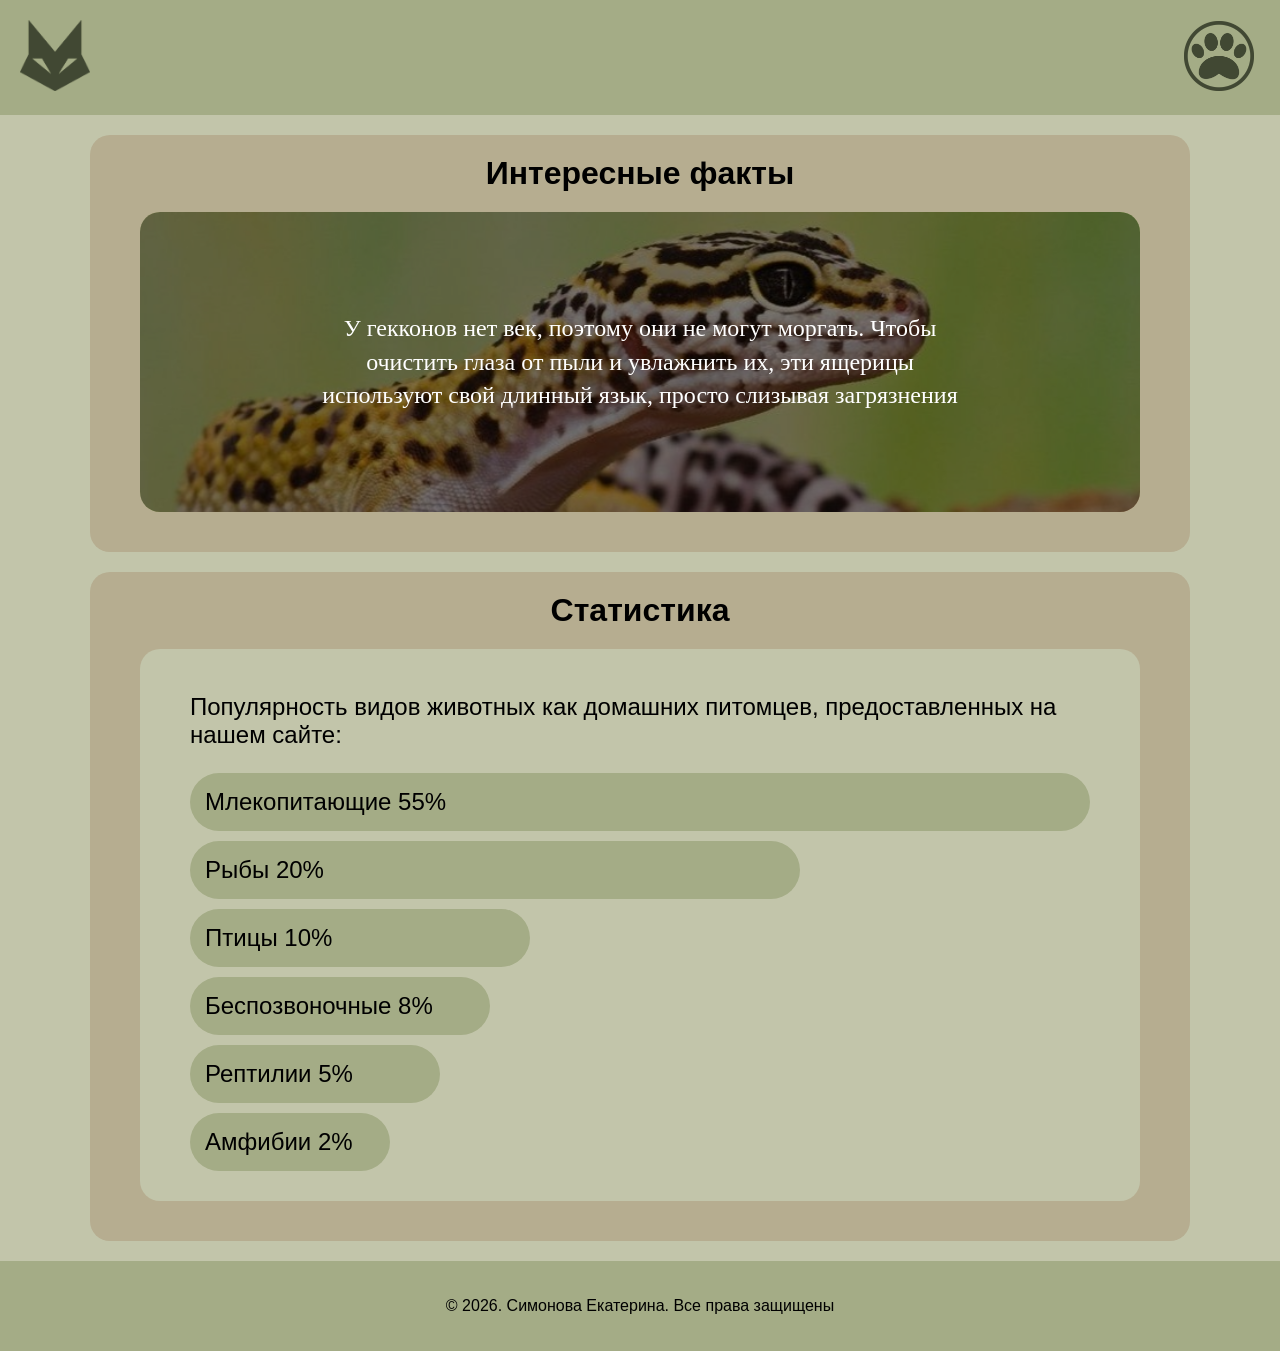
<file: index.html>
<!DOCTYPE html>
<html lang="ru">

<head>
    <meta charset="UTF-8">
    <meta name="viewport" content="width=device-width, initial-scale=1.0, user-scalable=yes">
    <title>Разнообразие домашних питомцев</title>
    <link rel="icon" href="images/Vector 2.png" type="image/png">
    <link rel="stylesheet" href="CSS.css">
</head>

<body>
    <header>
        <a href="index.html">
            <img class="logo-head" src="images/Vector 2.png" alt="Логотип">
        </a>
        <button class="menu-btn" type="button">
            <img class="menu-btn-img" src="images/Кнопка меню.png" alt="Кнопка меню">
        </button>
    </header>

    <div class="menu">
        <div class="menu-head">
            <button class="menu-btn" type="button">
                <img class="menu-btn-img" src="images/Кнопка меню.png" alt="Кнопка меню">
            </button>
        </div>
        <ul>
            <a href="mammals.html"><li>Млекопитающие</li></a>
            <a href="birds.html"><li>Птицы</li></a>
            <a href="fish.html"><li>Рыбы</li></a>
            <a href="reptiles.html"><li>Рептилии</li></a>
            <a href="amphibians.html"><li>Амфибии</li></a>
            <a href="invertebrates.html"><li>Беспозвоночные</li></a>
        </ul>
    </div>

    <main>
        <div class="text-box">
            <h3>Интересные факты</h3>
            <div class="slider-container">
                <div class="slide active">
                    <img class="img-fact" src="images\Главная-слайдер-гекон-комп.jpg" alt="Геккон">
                    <div class="black-fact"></div>
                    <div class="text-fact">У гекконов нет век, поэтому они не могут моргать. Чтобы очистить глаза от пыли и увлажнить их, эти ящерицы используют свой длинный язык, просто слизывая загрязнения</div>
                </div>
                <div class="slide">
                    <img class="img-fact" src="images\Главная-шиншилла.png" alt="Шиншилла">
                    <div class="black-fact"></div>
                    <div class="text-fact">У шиншилл настолько плотный мех, что в нём не могут жить паразиты. Из-за этого их нельзя купать в воде — вместо этого они принимают «песочные ванны»</div>
                </div>
                <div class="slide">
                    <img class="img-fact" src="images/Главная-кролики.png" alt="Кролики">
                    <div class="black-fact"></div>
                    <div class="text-fact">У кроликов глаза расположены так, что они видят почти всё вокруг себя. Но прямо перед носом у них есть «слепая зона»</div>
                </div>
                <div class="slide">
                    <img class="img-fact" src="images/Главная-конек.png" alt="Морской конек">
                    <div class="black-fact"></div>
                    <div class="text-fact">У морских коньков беременеют самцы. Самка передаёт икру в специальную сумку на теле самца, где он вынашивает потомство</div>
                </div>
				<div class="slide">
                    <img class="img-fact" src="images/Главная-аксолотль.png" alt="Аксолотль">
                    <div class="black-fact"></div>
                    <div class="text-fact">У аксолотля может вырасти не просто новая лапа, а даже лишняя. Если условия «собьются», регенерация иногда даёт сбой — и получается почти фантастическое существо с дополнительными конечностями</div>
                </div>
            </div>
        </div>

        <div class="text-box">
            <h3>Статистика</h3>
            <div class="statistics">
                <p>Популярность видов животных как домашних питомцев, предоставленных на нашем сайте:</p>
                <ul>
                    <a href="mammals.html"><li id="mam">Млекопитающие 55%</li></a>
                    <a href="fish.html"><li id="fish">Рыбы 20%</li></a>
                    <a href="birds.html"><li id="bir">Птицы 10%</li></a>
                    <a href="invertebrates.html"><li id="inv">Беспозвоночные 8%</li></a>
                    <a href="reptiles.html"><li id="rep">Рептилии 5%</li></a>
                    <a href="amphibians.html"><li id="amp">Амфибии 2%</li></a>
                </ul>
            </div>
        </div>
    </main>

    <footer>
        <p>&copy 2026. Симонова Екатерина. Все права защищены</p>
    </footer>

    <script src="JS.js"></script>
</body>

</html>
</file>
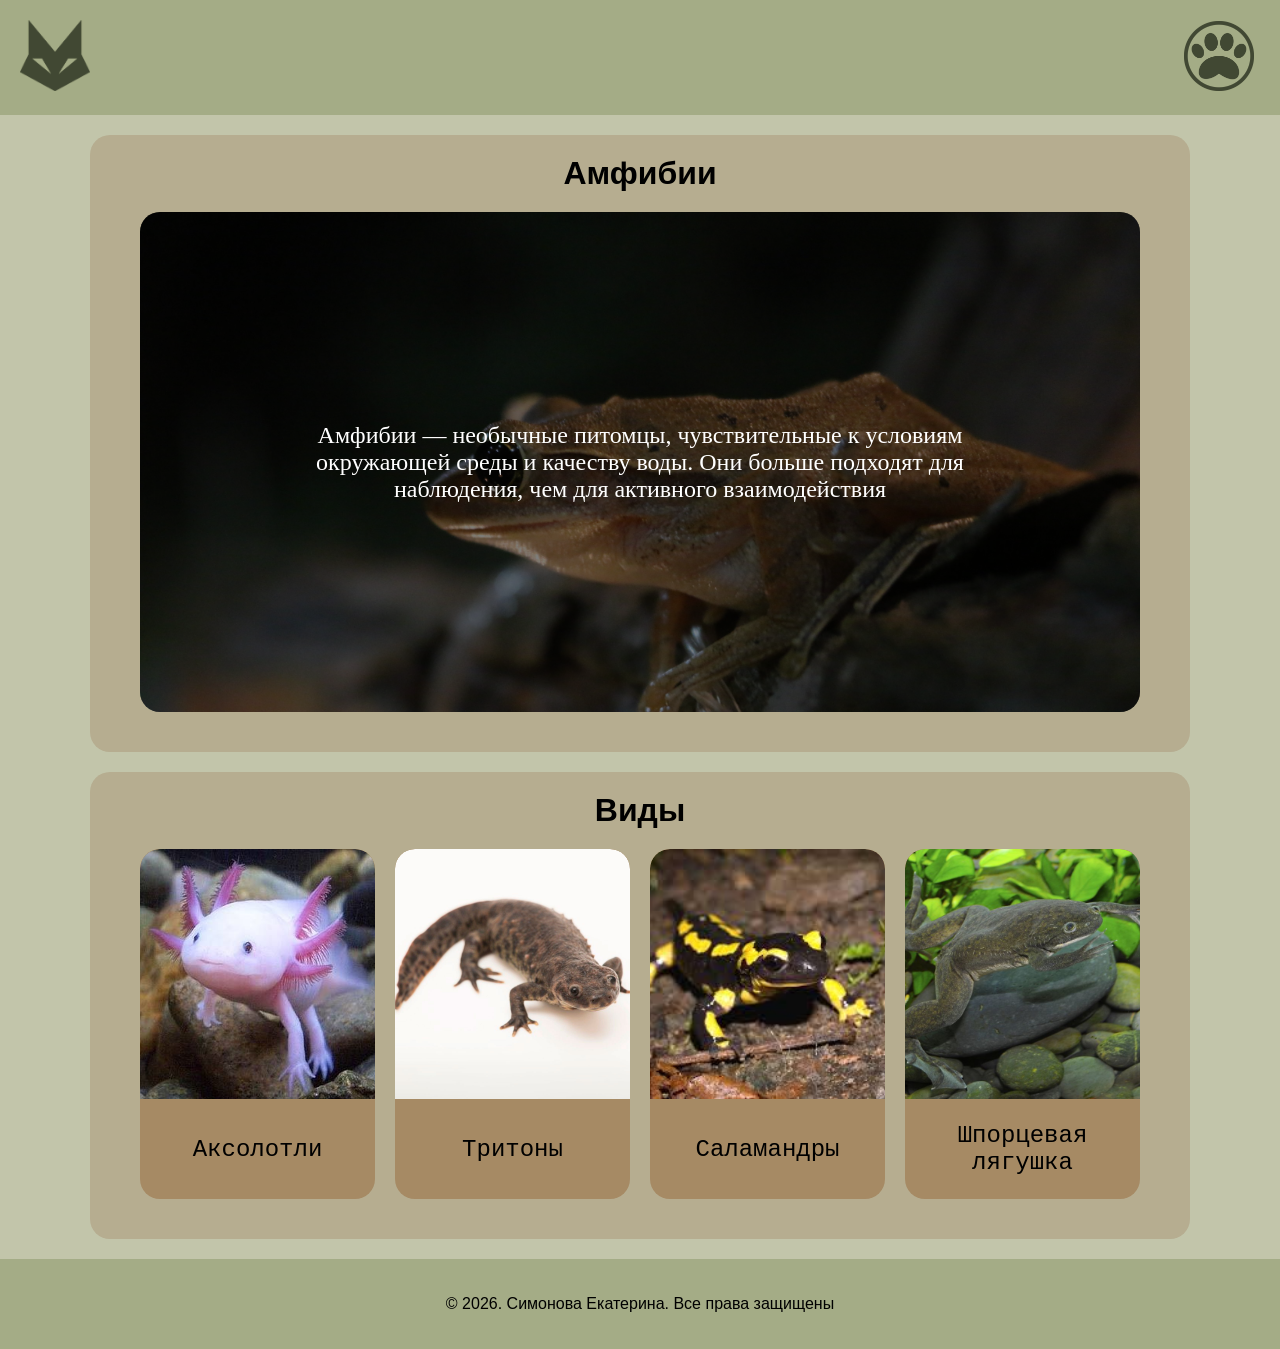
<file: amphibians.html>
<!DOCTYPE html>
<html lang="ru">

<head>
<meta charset="UTF-8">
<meta name="viewport" content="width=device-width, initial-scale=1.0, user-scalable=yes">
	<title>Амфибии</title>
	<link rel="icon" href="images\Vector 2.png" type="image/png"> 
<link rel="stylesheet" href="CSS.css">
</head>

<body>
	<header>
		<a href="index.html">
		<img class="logo-head" src="images\Vector 2.png" alt="Логотип"></img>
		</a>
		<button class="menu-btn" type="button">
		<img class="menu-btn-img" src="images\Кнопка меню.png" alt="Кнопка меню">
		</button>
	</header>
	
	<div class="menu">
		<div class="menu-head">
		<button class="menu-btn" type="button">
		<img class="menu-btn-img" src="images\Кнопка меню.png" alt="Кнопка меню">
		</button>
		</div>
		<ul>
			<a href="mammals.html"><li>Млекопитающие</li></a>
			<a href="birds.html"><li>Птицы</li></a>
			<a href="fish.html"><li>Рыбы</li></a>
			<a href="reptiles.html"><li>Рептилии</li></a>
			<a href="amphibians.html"><li>Амфибии</li></a>
			<a href="invertebrates.html"><li>Беспозвоночные</li></a>
		</ul>
	</div>
	
	<main>
	<div class="text-box">
		<h3>Амфибии</h3>
		<div class="container-type">
		<img class="img-type" src="images\Амфибии.jpg" alt="Амфибии"></img>
		<div class="black-type"></div>
		<div class="text-type">Амфибии — необычные питомцы, чувствительные к условиям окружающей среды и качеству воды. Они больше подходят для наблюдения, чем для активного взаимодействия</div>
		</div>
		</div>
	</div>
	
	<div class="text-box">
		<h3>Виды</h3>
		<div class="grid-container-type">
		
			<a href="Axolotl.html">
			<div class="grid-item-type">
			<img class="grid-img-type" src="images\Аксолотли.jpg" alt="Аксолотли"></img>
			<p>Аксолотли</p>
			</div>
			</a>
			
			<a href="dogs.html">
			<div class="grid-item-type">
			<img class="grid-img-type" src="images\Тритоны.jpg" alt="Тритоны"></img>
			<p>Тритоны</p>
			</div>
			</a>
			
			<a href="salamander.html">
			<div class="grid-item-type">
			<img class="grid-img-type" src="images\Саламандры.jpeg" alt="Саламандры"></img>
			<p>Саламандры</p>
			</div>
			</a>
			
			<a href="frog.html">
			<div class="grid-item-type">
			<img class="grid-img-type" src="images\Лягушка.jpg" alt="Шпорцевая лягушка"></img>
			<p>Шпорцевая лягушка</p>
			</div>
			</a>
			
		</div>
	</div>
	</main>
	
	<footer>
		<p>&copy 2026. Симонова Екатерина. Все права защищены</p>
	</footer>
	
<script src="JS.js"></script>
</body>

</html>
</file>
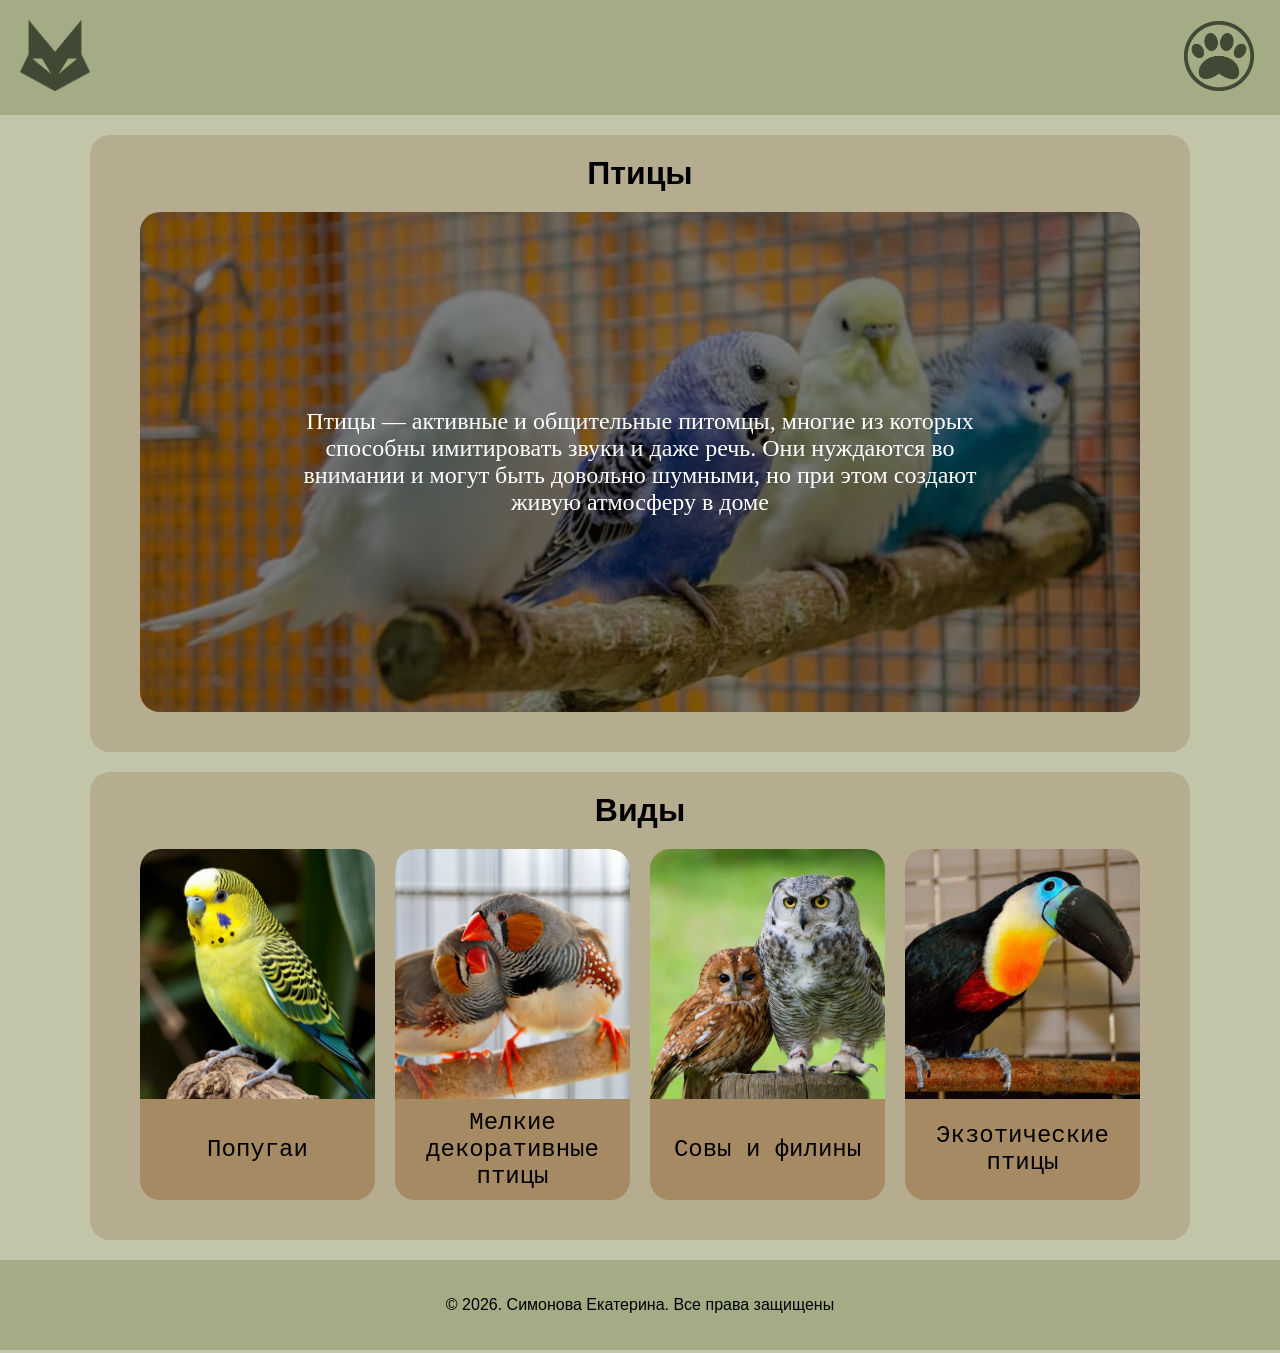
<file: birds.html>
<!DOCTYPE html>
<html lang="ru">

<head>
<meta charset="UTF-8">
<meta name="viewport" content="width=device-width, initial-scale=1.0, user-scalable=yes">
	<title>Птицы</title>
	<link rel="icon" href="images\Vector 2.png" type="image/png"> 
<link rel="stylesheet" href="CSS.css">
</head>

<body>
	<header>
		<a href="index.html">
		<img class="logo-head" src="images\Vector 2.png" alt="Логотип"></img>
		</a>
		<button class="menu-btn" type="button">
		<img class="menu-btn-img" src="images\Кнопка меню.png" alt="Кнопка меню">
		</button>
	</header>
	
	<div class="menu">
		<div class="menu-head">
		<button class="menu-btn" type="button">
		<img class="menu-btn-img" src="images\Кнопка меню.png" alt="Кнопка меню">
		</button>
		</div>
		<ul>
			<a href="mammals.html"><li>Млекопитающие</li></a>
			<a href="birds.html"><li>Птицы</li></a>
			<a href="fish.html"><li>Рыбы</li></a>
			<a href="reptiles.html"><li>Рептилии</li></a>
			<a href="amphibians.html"><li>Амфибии</li></a>
			<a href="invertebrates.html"><li>Беспозвоночные</li></a>
		</ul>
	</div>
	
	<main>
	<div class="text-box">
		<h3>Птицы</h3>
		<div class="container-type">
		<img class="img-type" src="images\Птицы.jpg" alt="Птицы"></img>
		<div class="black-type"></div>
		<div class="text-type">Птицы — активные и общительные питомцы, многие из которых способны имитировать звуки и даже речь. Они нуждаются во внимании и могут быть довольно шумными, но при этом создают живую атмосферу в доме</div>
		</div>
		</div>
	</div>
	
	<div class="text-box">
		<h3>Виды</h3>
		<div class="grid-container-type">
		
			<a href="parrot.html">
			<div class="grid-item-type">
			<img class="grid-img-type" src="images\Животные-попугай.jpeg" alt="Попугаи"></img>
			<p>Попугаи</p>
			</div>
			</a>
			
			<a href="decorate.html">
			<div class="grid-item-type">
			<img class="grid-img-type" src="images\Животные-мелкие.png" alt="Мелкие декоративные птицы"></img>
			<p>Мелкие декоративные птицы</p>
			</div>
			</a>
			
			<a href="owl.html">
			<div class="grid-item-type">
			<img class="grid-img-type" src="images\Животные-сова.jpg" alt="Совы и филины"></img>
			<p>Совы и филины</p>
			</div>
			</a>
			
			<a href="exotic.html">
			<div class="grid-item-type">
			<img class="grid-img-type" src="images\экзотик.jpg" alt="Экзотические домашние птицы"></img>
			<p>Экзотические птицы</p>
			</div>
			</a>
			
		</div>
	</div>
	</main>
	
	<footer>
		<p>&copy 2026. Симонова Екатерина. Все права защищены</p>
	</footer>
	
<script src="JS.js"></script>
</body>

</html>
</file>
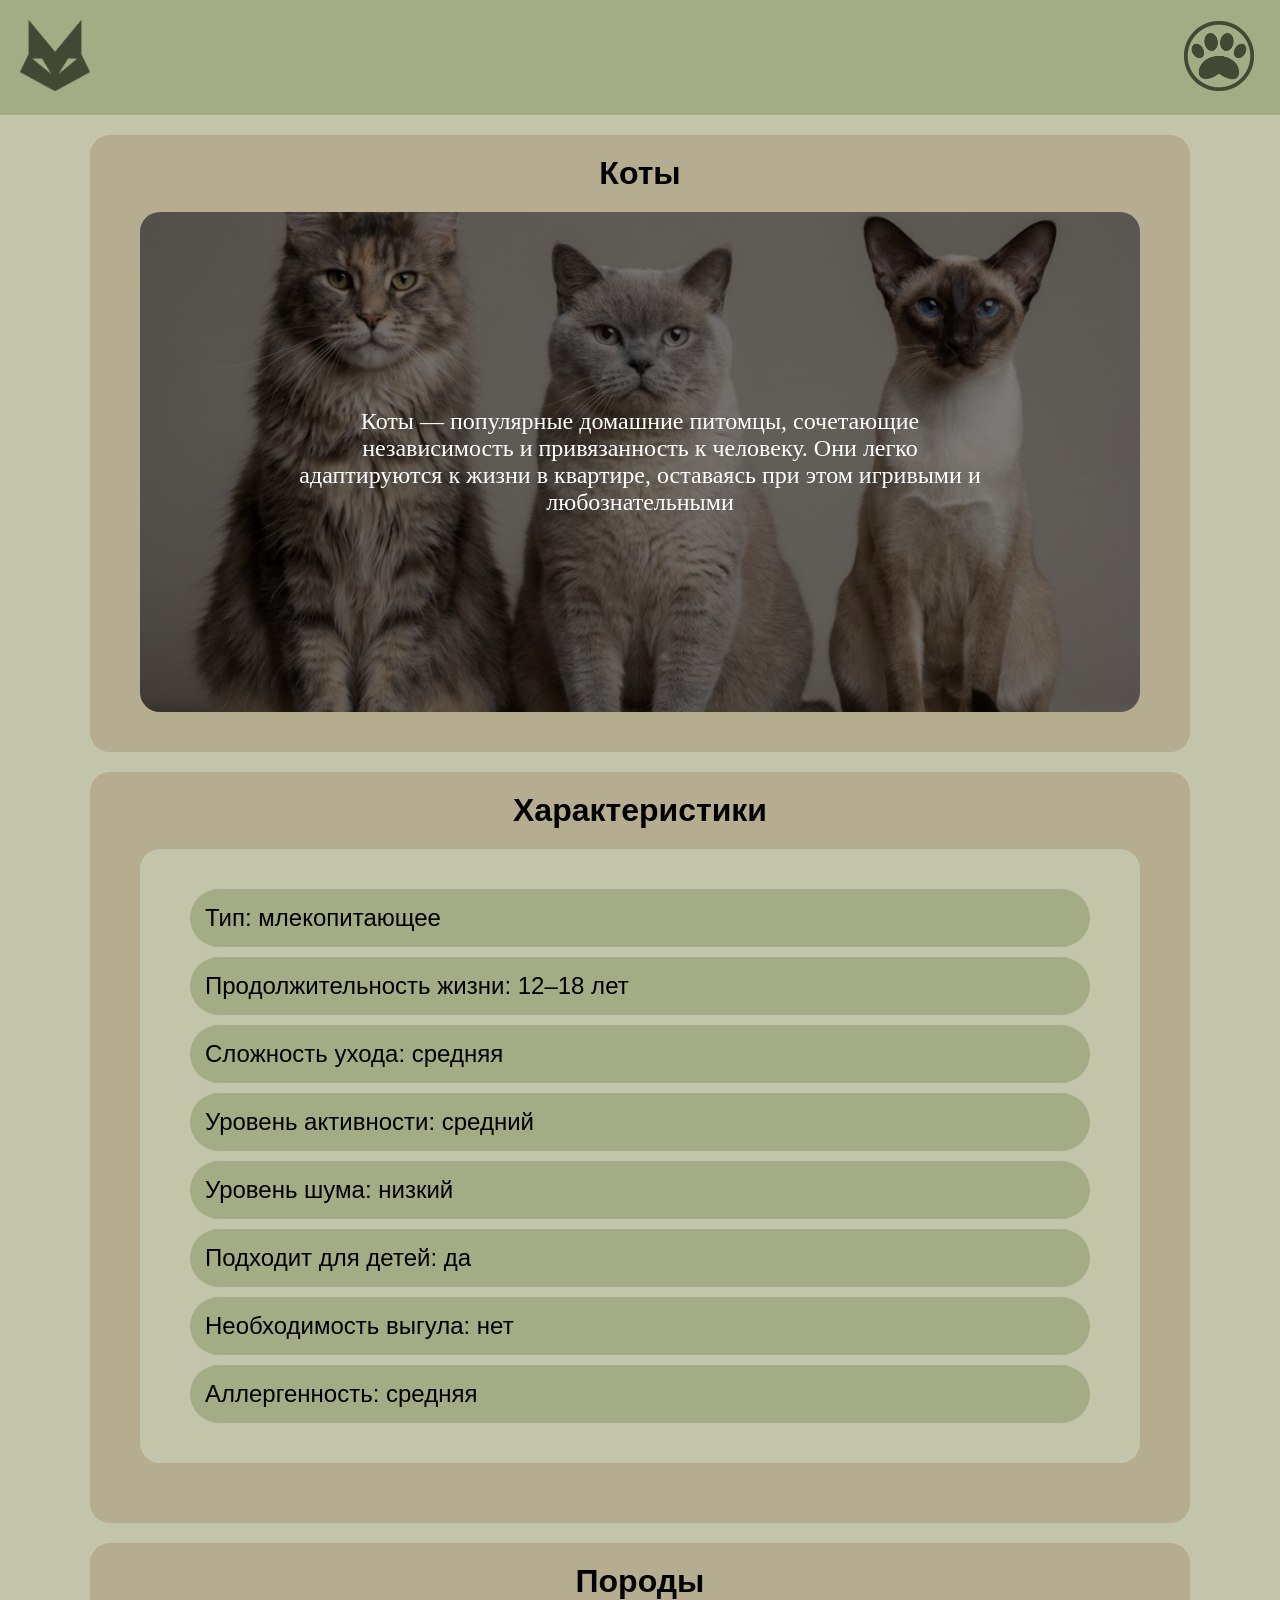
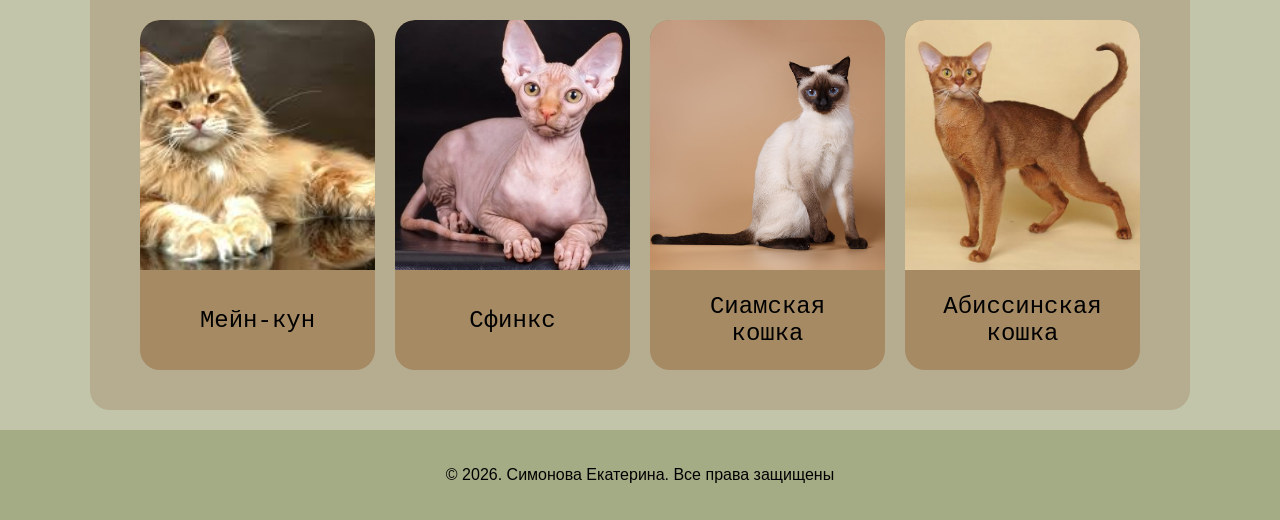
<file: cats.html>
<!DOCTYPE html>
<html lang="ru">

<head>
<meta charset="UTF-8">
<meta name="viewport" content="width=device-width, initial-scale=1.0, user-scalable=yes">
	<title>Коты</title>
	<link rel="icon" href="images/Vector 2.png" type="image/png"> 
<link rel="stylesheet" href="CSS.css">
</head>

<body>
	<header>
		<a href="index.html">
		<img class="logo-head" src="images/Vector 2.png" alt="Логотип">
		</a>
		<button class="menu-btn" type="button">
		<img class="menu-btn-img" src="images/Кнопка меню.png" alt="Кнопка меню">
		</button>
	</header>
	
	<div class="menu">
		<div class="menu-head">
		<button class="menu-btn" type="button">
		<img class="menu-btn-img" src="images/Кнопка меню.png" alt="Кнопка меню">
		</button>
		</div>
		<ul>
			<a href="mammals.html"><li>Млекопитающие</li></a>
			<a href="birds.html"><li>Птицы</li></a>
			<a href="fish.html"><li>Рыбы</li></a>
			<a href="reptiles.html"><li>Рептилии</li></a>
			<a href="amphibians.html"><li>Амфибии</li></a>
			<a href="invertebrates.html"><li>Беспозвоночные</li></a>
		</ul>
	</div>
	
	<main>
	<div class="text-box">
		<h3>Коты</h3>
		<div class="container-type">
		<img class="img-type" src="images/Коты.png" alt="Коты">
		<div class="black-type"></div>
		<div class="text-type">Коты — популярные домашние питомцы, сочетающие независимость и привязанность к человеку. Они легко адаптируются к жизни в квартире, оставаясь при этом игривыми и любознательными</div>
		</div>
		</div>
	</div>
	
	<div class="text-box">
		<h3>Характеристики</h3>
		<div class="characteristics">
			<ul>
			<li>Тип: млекопитающее</li>
			<li>Продолжительность жизни: 12–18 лет</li>
			<li>Сложность ухода: средняя</li>
			<li>Уровень активности: средний</li>
			<li>Уровень шума: низкий</li>
			<li>Подходит для детей: да</li>
			<li>Необходимость выгула: нет</li>
			<li>Аллергенность: средняя</li>
			</ul>
		</div>
	</div>
	
	<div class="text-box">
		<h3>Породы</h3>
		<div class="grid-container-type">
			<div class="grid-item-type">
				<img class="grid-img-type" src="images/Коты-мейн-кун.jpg" alt="Мейн-кун">
				<p>Мейн-кун</p>
			</div>
			<div class="grid-item-type">
				<img class="grid-img-type" src="images/Коты-сфинкс.jpg" alt="Сфинкс">
				<p>Сфинкс</p>
			</div>
			<div class="grid-item-type">
				<img class="grid-img-type" src="images/Коты-сиамская.jpeg" alt="Сиамская кошка">
				<p>Сиамская кошка</p>
			</div>
			<div class="grid-item-type">
				<img class="grid-img-type" src="images/Коты-абиссинская.jpg" alt="Абиссинская кошка">
				<p>Абиссинская кошка</p>
			</div>
		</div>
	</div>
	</main>
	
	<footer>
		<p>&copy 2026. Симонова Екатерина. Все права защищены</p>
	</footer>
	
<script src="JS.js"></script>
</body>

</html>
</file>
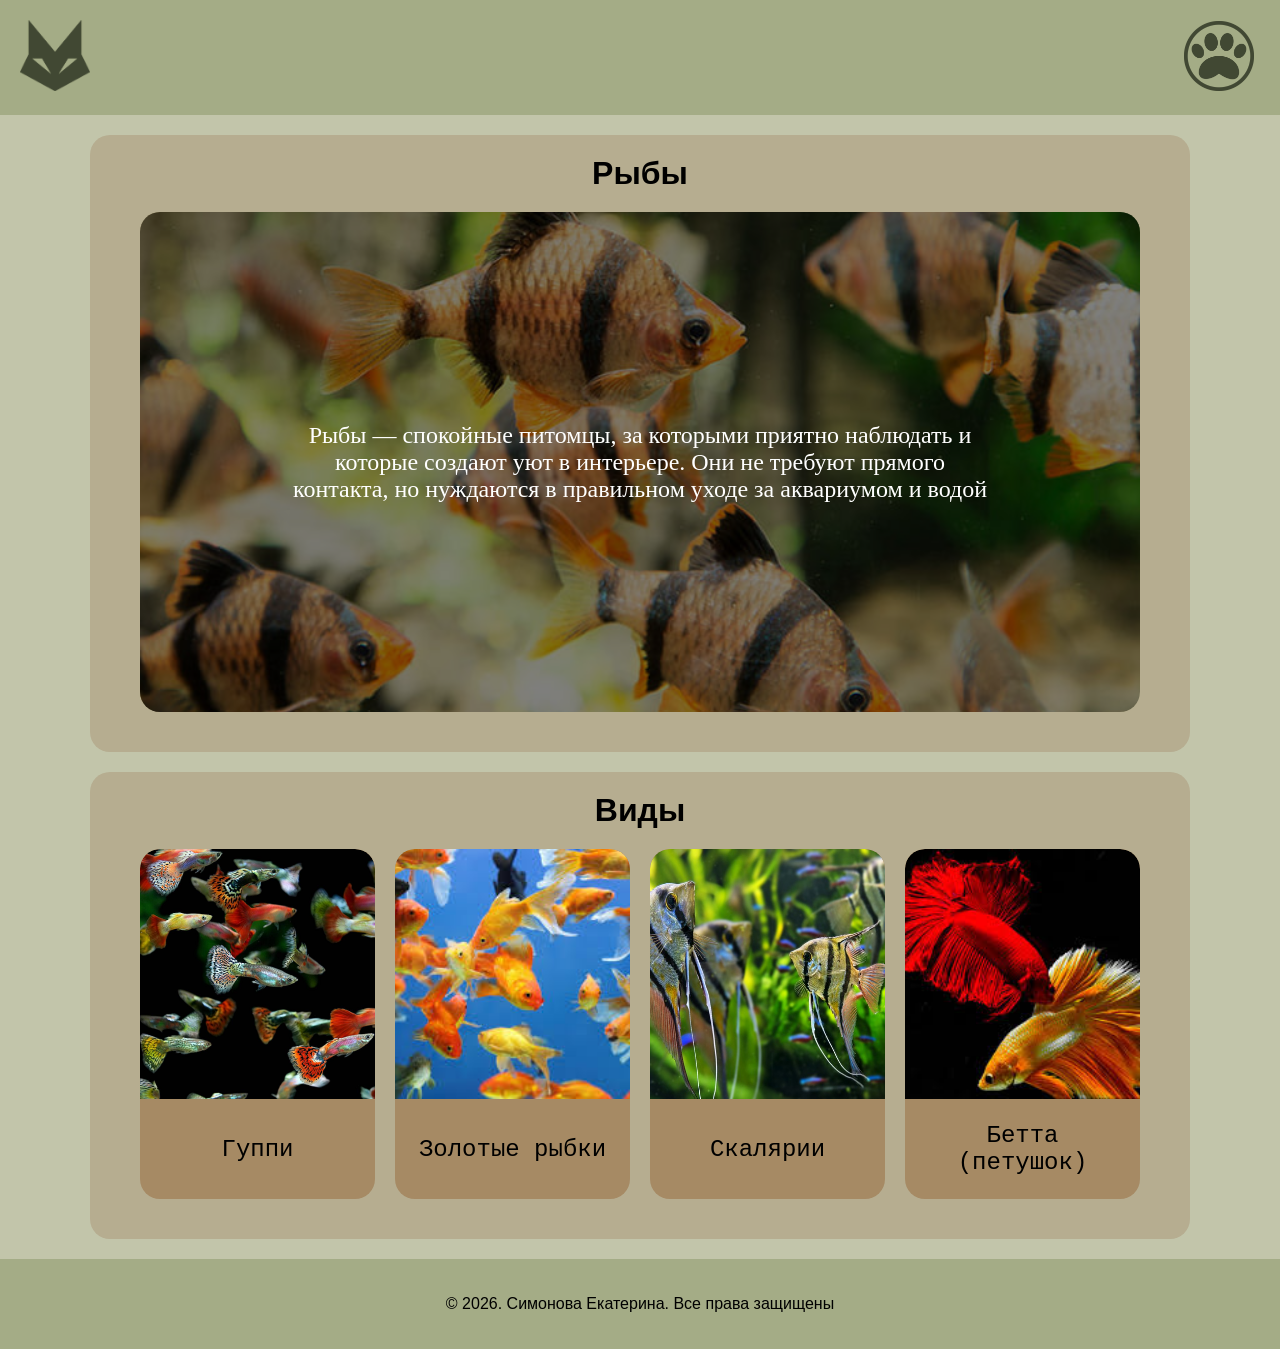
<file: fish.html>
<!DOCTYPE html>
<html lang="ru">

<head>
<meta charset="UTF-8">
<meta name="viewport" content="width=device-width, initial-scale=1.0, user-scalable=yes">
	<title>Рыбы</title>
	<link rel="icon" href="images\Vector 2.png" type="image/png"> 
<link rel="stylesheet" href="CSS.css">
</head>

<body>
	<header>
		<a href="index.html">
		<img class="logo-head" src="images\Vector 2.png" alt="Логотип"></img>
		</a>
		<button class="menu-btn" type="button">
		<img class="menu-btn-img" src="images\Кнопка меню.png" alt="Кнопка меню">
		</button>
	</header>
	
	<div class="menu">
		<div class="menu-head">
		<button class="menu-btn" type="button">
		<img class="menu-btn-img" src="images\Кнопка меню.png" alt="Кнопка меню">
		</button>
		</div>
		<ul>
			<a href="mammals.html"><li>Млекопитающие</li></a>
			<a href="birds.html"><li>Птицы</li></a>
			<a href="fish.html"><li>Рыбы</li></a>
			<a href="reptiles.html"><li>Рептилии</li></a>
			<a href="amphibians.html"><li>Амфибии</li></a>
			<a href="invertebrates.html"><li>Беспозвоночные</li></a>
		</ul>
	</div>
	
	<main>
	<div class="text-box">
		<h3>Рыбы</h3>
		<div class="container-type">
		<img class="img-type" src="images\Рыбы.jpg" alt="Рыбы"></img>
		<div class="black-type"></div>
		<div class="text-type">Рыбы — спокойные питомцы, за которыми приятно наблюдать и которые создают уют в интерьере. Они не требуют прямого контакта, но нуждаются в правильном уходе за аквариумом и водой</div>
		</div>
		</div>
	</div>
	
	<div class="text-box">
		<h3>Виды</h3>
		<div class="grid-container-type">
		
			<a href="guppies.html">
			<div class="grid-item-type">
			<img class="grid-img-type" src="images\Животные-гуппи.jpg" alt="Гуппи"></img>
			<p>Гуппи</p>
			</div>
			</a>
			
			<a href="golds.html">
			<div class="grid-item-type">
			<img class="grid-img-type" src="images\Золотые рыбки.jpg" alt="Золотые рыбки"></img>
			<p>Золотые рыбки</p>
			</div>
			</a>
			
			<a href="angelfish.html">
			<div class="grid-item-type">
			<img class="grid-img-type" src="images\Скалярии.jpg" alt="Скалярии"></img>
			<p>Скалярии</p>
			</div>
			</a>
			
			<a href="betta.html">
			<div class="grid-item-type">
			<img class="grid-img-type" src="images\Петушок.jpg" alt="Бетта (петушок)"></img>
			<p>Бетта (петушок)</p>
			</div>
			</a>
			
		</div>
	</div>
	</main>
	
	<footer>
		<p>&copy 2026. Симонова Екатерина. Все права защищены</p>
	</footer>
	
<script src="JS.js"></script>
</body>

</html>
</file>
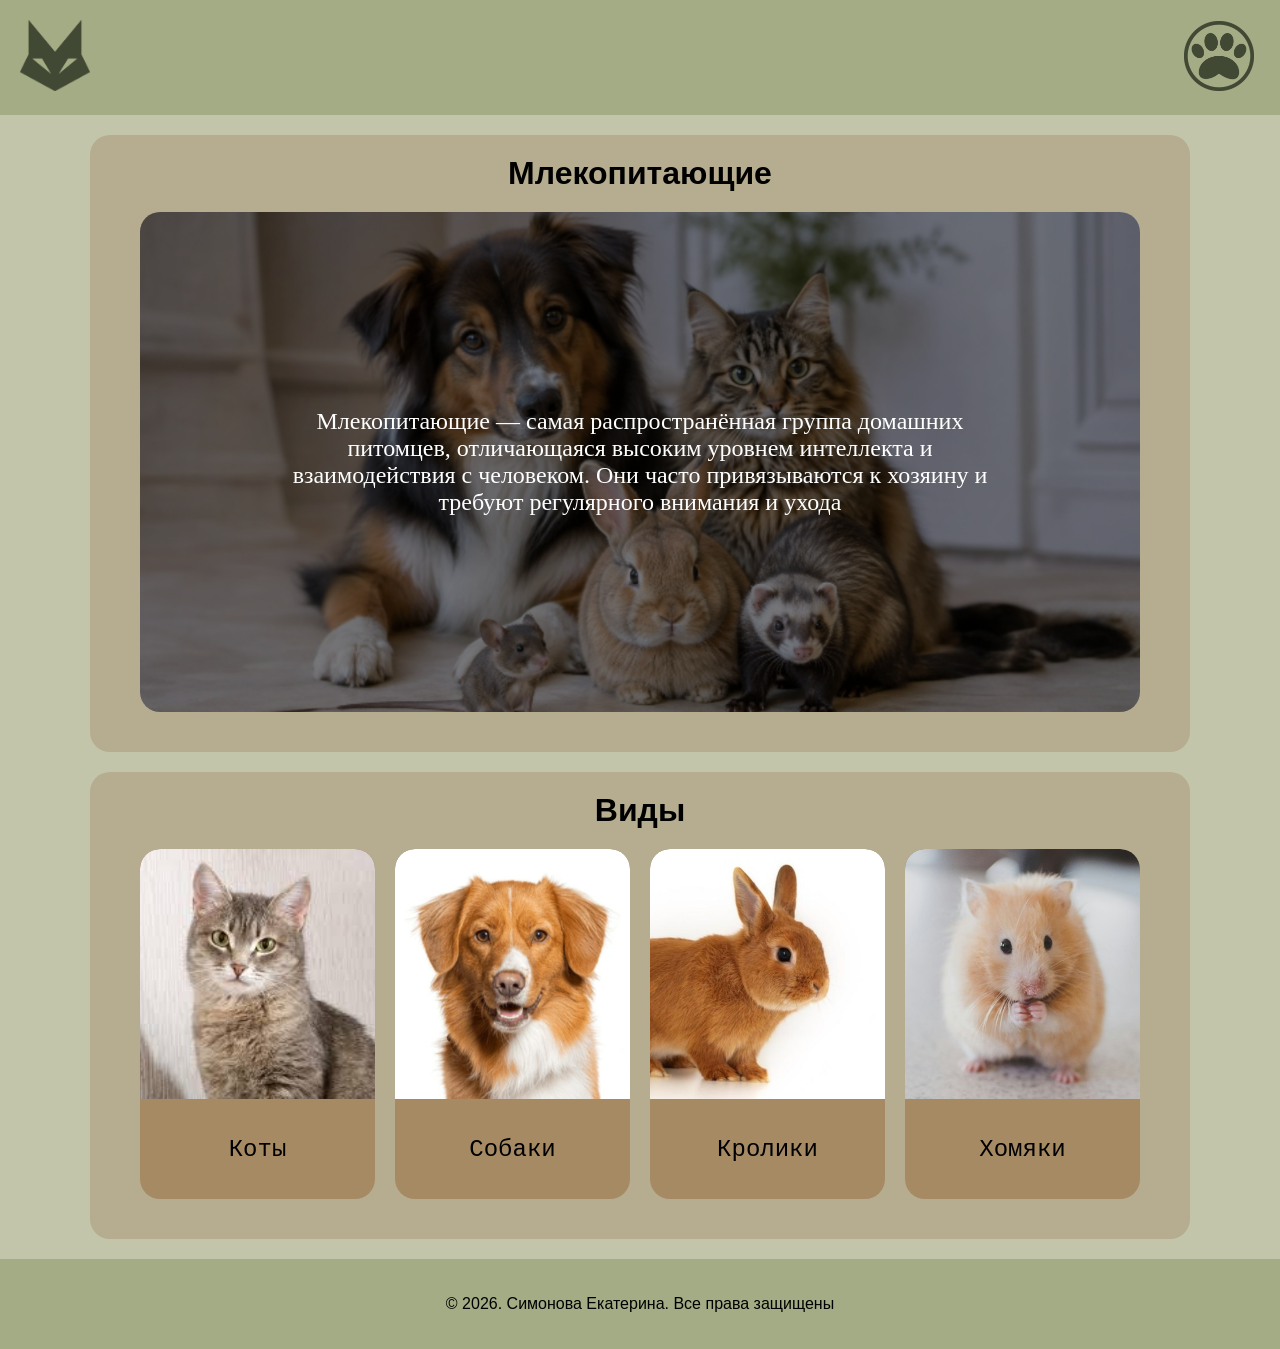
<file: mammals.html>
<!DOCTYPE html>
<html lang="ru">

<head>
<meta charset="UTF-8">
<meta name="viewport" content="width=device-width, initial-scale=1.0, user-scalable=yes">
	<title>Млекопитающие</title>
	<link rel="icon" href="images\Vector 2.png" type="image/png"> 
<link rel="stylesheet" href="CSS.css">
</head>

<body>
	<header>
		<a href="index.html">
		<img class="logo-head" src="images\Vector 2.png" alt="Логотип"></img>
		</a>
		<button class="menu-btn" type="button">
		<img class="menu-btn-img" src="images\Кнопка меню.png" alt="Кнопка меню">
		</button>
	</header>
	
	<div class="menu">
		<div class="menu-head">
		<button class="menu-btn" type="button">
		<img class="menu-btn-img" src="images\Кнопка меню.png" alt="Кнопка меню">
		</button>
		</div>
		<ul>
			<a href="mammals.html"><li>Млекопитающие</li></a>
			<a href="birds.html"><li>Птицы</li></a>
			<a href="fish.html"><li>Рыбы</li></a>
			<a href="reptiles.html"><li>Рептилии</li></a>
			<a href="amphibians.html"><li>Амфибии</li></a>
			<a href="invertebrates.html"><li>Беспозвоночные</li></a>
		</ul>
	</div>
	
	<main>
	<div class="text-box">
		<h3>Млекопитающие</h3>
		<div class="container-type">
		<img class="img-type" src="images\Млекопитающие.png" alt="Млекопитающие"></img>
		<div class="black-type"></div>
		<div class="text-type">Млекопитающие — самая распространённая группа домашних питомцев, отличающаяся высоким уровнем интеллекта и взаимодействия с человеком. Они часто привязываются к хозяину и требуют регулярного внимания и ухода</div>
		</div>
		</div>
	</div>
	
	<div class="text-box">
		<h3>Виды</h3>
		<div class="grid-container-type">
		
			<a href="cats.html">
			<div class="grid-item-type">
			<img class="grid-img-type" src="images\Животные-кот.jpg" alt="Коты"></img>
			<p>Коты</p>
			</div>
			</a>
			
			<a href="dogs.html">
			<div class="grid-item-type">
			<img class="grid-img-type" src="images\Животные-собака.png" alt="Собаки"></img>
			<p>Собаки</p>
			</div>
			</a>
			
			<a href="rabbit.html">
			<div class="grid-item-type">
			<img class="grid-img-type" src="images\Животные-кролик.jpg" alt="Кролики"></img>
			<p>Кролики</p>
			</div>
			</a>
			
			<a href="hamster.html">
			<div class="grid-item-type">
			<img class="grid-img-type" src="images\Животные-хомяк.jpg" alt="Хомяки"></img>
			<p>Хомяки</p>
			</div>
			</a>
			
		</div>
	</div>
	</main>
	
	<footer>
		<p>&copy 2026. Симонова Екатерина. Все права защищены</p>
	</footer>
	
<script src="JS.js"></script>
</body>

</html>
</file>
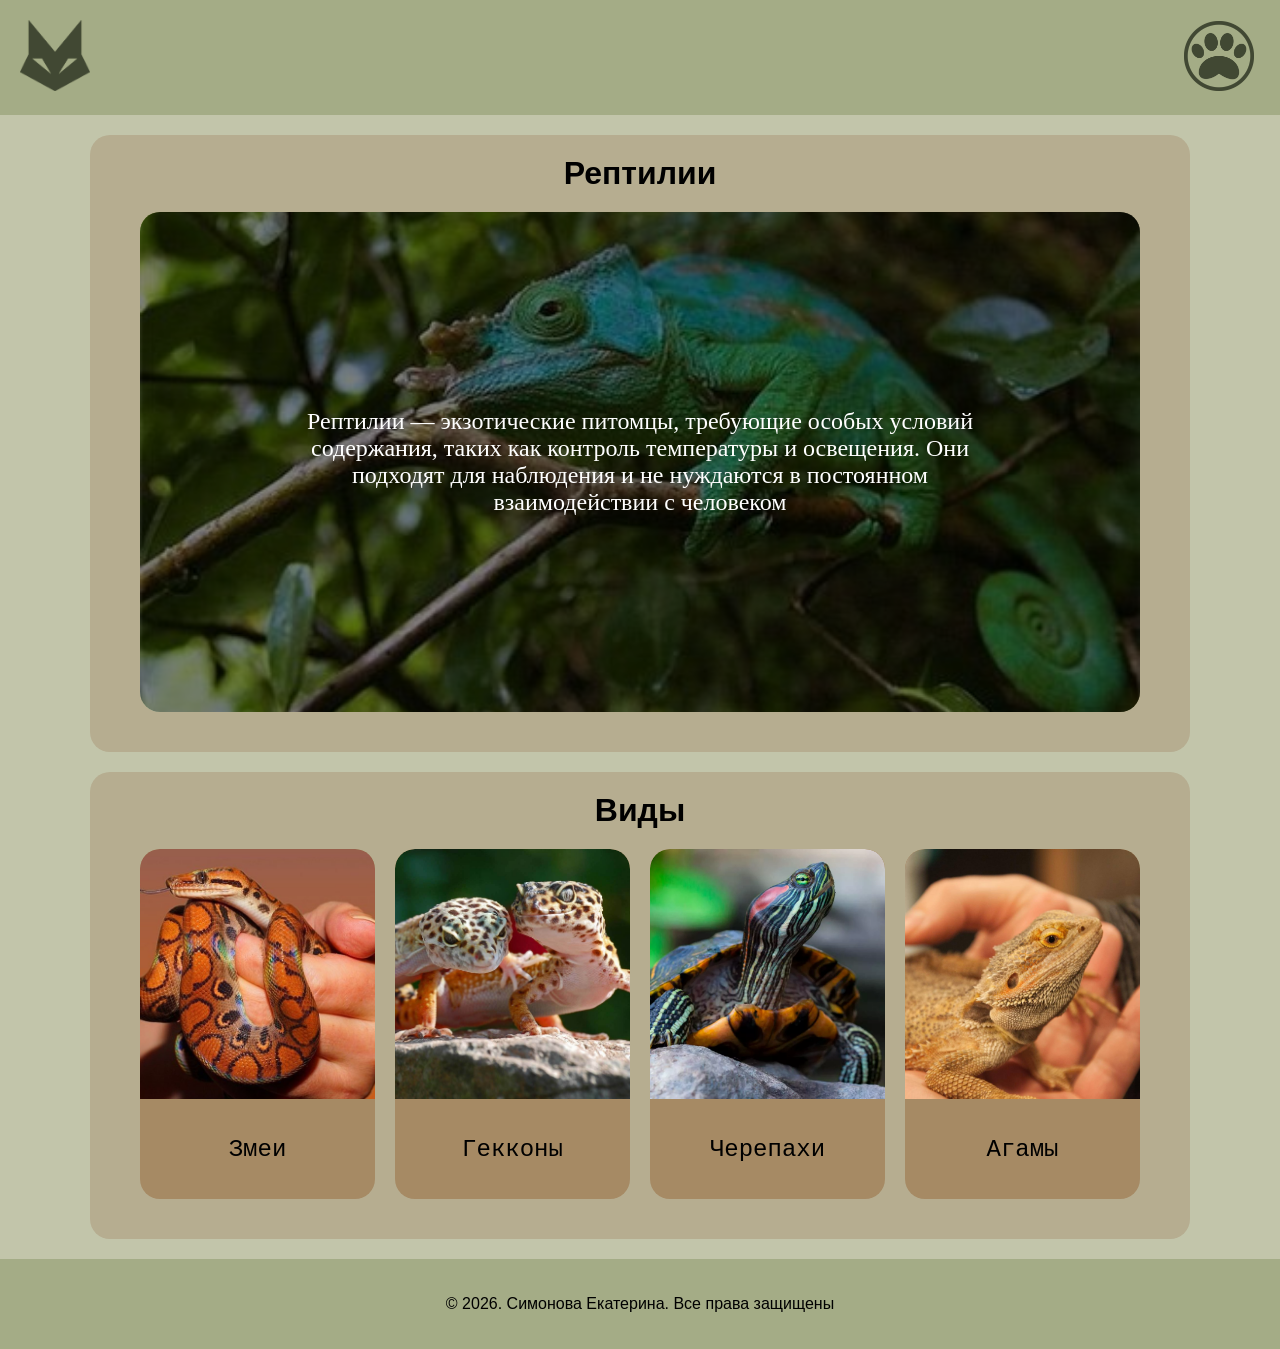
<file: reptiles.html>
<!DOCTYPE html>
<html lang="ru">

<head>
<meta charset="UTF-8">
<meta name="viewport" content="width=device-width, initial-scale=1.0, user-scalable=yes">
	<title>Рептилии</title>
	<link rel="icon" href="images\Vector 2.png" type="image/png"> 
<link rel="stylesheet" href="CSS.css">
</head>

<body>
	<header>
		<a href="index.html">
		<img class="logo-head" src="images\Vector 2.png" alt="Логотип"></img>
		</a>
		<button class="menu-btn" type="button">
		<img class="menu-btn-img" src="images\Кнопка меню.png" alt="Кнопка меню">
		</button>
	</header>
	
	<div class="menu">
		<div class="menu-head">
		<button class="menu-btn" type="button">
		<img class="menu-btn-img" src="images\Кнопка меню.png" alt="Кнопка меню">
		</button>
		</div>
		<ul>
			<a href="mammals.html"><li>Млекопитающие</li></a>
			<a href="birds.html"><li>Птицы</li></a>
			<a href="fish.html"><li>Рыбы</li></a>
			<a href="reptiles.html"><li>Рептилии</li></a>
			<a href="amphibians.html"><li>Амфибии</li></a>
			<a href="invertebrates.html"><li>Беспозвоночные</li></a>
		</ul>
	</div>
	
	<main>
	<div class="text-box">
		<h3>Рептилии</h3>
		<div class="container-type">
		<img class="img-type" src="images\Рептилии.jpg" alt="Рептилии"></img>
		<div class="black-type"></div>
		<div class="text-type">Рептилии — экзотические питомцы, требующие особых условий содержания, таких как контроль температуры и освещения. Они подходят для наблюдения и не нуждаются в постоянном взаимодействии с человеком</div>
		</div>
		</div>
	</div>
	
	<div class="text-box">
		<h3>Виды</h3>
		<div class="grid-container-type">
		
			<a href="snake.html">
			<div class="grid-item-type">
			<img class="grid-img-type" src="images\Змея.jpg" alt="Змеи"></img>
			<p>Змеи</p>
			</div>
			</a>
			
			<a href="gecko.html">
			<div class="grid-item-type">
			<img class="grid-img-type" src="images\Гекконы.jpg" alt="Гекконы"></img>
			<p>Гекконы</p>
			</div>
			</a>
			
			<a href="turtle.html">
			<div class="grid-item-type">
			<img class="grid-img-type" src="images\Черепахи.png" alt="Черепахи"></img>
			<p>Черепахи</p>
			</div>
			</a>
			
			<a href="agama.html">
			<div class="grid-item-type">
			<img class="grid-img-type" src="images\Агамы.jpeg" alt="Агамы"></img>
			<p>Агамы</p>
			</div>
			</a>
			
		</div>
	</div>
	</main>
	
	<footer>
		<p>&copy 2026. Симонова Екатерина. Все права защищены</p>
	</footer>
	
<script src="JS.js"></script>
</body>

</html>
</file>
<file: CSS.css>
body {
    background-color: #C2C5AA;
    font-family: "Verdana", sans-serif;
    overflow-x: hidden;
    margin: 0;
}

h3 {
    text-align: center;
    padding: 20px;
    padding-bottom: 0;
    margin: 0;
    font-size: 32px;
}

header {
    background-color: #A4AC86;
    padding: 20px;
    width: 100%;
    display: flex;
    justify-content: space-between;
    align-items: center;
    box-sizing: border-box;
}

.text-box {
    position: relative;
    max-width: 1100px;
    margin: 20px auto;
    padding-bottom: 40px;
    background-color: #B6AD90;
    border-radius: 20px;
}

.menu {
    display: none;
    width: 400px;
    height: 100%;
    background-color: #C2C5AA;
    position: fixed;
    top: 0;
    right: 0;
    z-index: 100;
    border: 3px solid #656D4A;
}

.menu-btn {
    background-color: rgba(0, 0, 0, 0);
    border: 0;
    cursor: pointer;
    transition: opacity 0.2s ease;
}

.menu-btn:hover {
    opacity: 0.7;
}

.menu-btn-img {
    width: 70px;
}

.menu-head {
    background-color: #A4AC86;
    padding: 20px;
    width: 100%;
    height: auto;
    display: flex;
    justify-content: flex-end;
    box-sizing: border-box;
}

.menu ul {
    padding: 0;
}

.menu li {
    background-color: #B6AD90;
    border: 3px solid #A68A64;
    border-radius: 30px;
    margin: 20px;
    padding: 20px;
    text-align: center;
    list-style-type: none;
    transition: background-color 0.2s ease;
}

.menu li:hover {
    background-color: #A68A64;
}

.menu a {
    text-decoration: none;
    font-size: 24px;
    color: black;
    display: block;
}

.logo-head {
    width: 70px;
    transition: opacity 0.2s ease;
}

.logo-head:hover {
    opacity: 0.7;
}

.slider-container {
    position: relative;
    width: 1000px;
    height: 300px;
    margin: 20px auto 0 auto;
    border-radius: 20px;
    overflow: hidden;
}

.slide {
    position: absolute;
    top: 0;
    left: 0;
    width: 100%;
    height: 100%;
    opacity: 0;
    transition: opacity 0.8s ease-in-out;
}

.slide.active {
    opacity: 1;
    z-index: 2;
}

.img-fact {
    width: 100%;
    height: 100%;
    object-fit: cover;
}

.black-fact {
    position: absolute;
    top: 0;
    left: 0;
    width: 100%;
    height: 100%;
    background-color: #000000;
    opacity: 0.5;
}

.text-fact {
    position: absolute;
    z-index: 3;
    text-align: center;
    top: 50%;
    left: 50%;
    transform: translate(-50%, -50%);
    width: 70%;
    color: white;
    font-family: "Comic Sans MS", cursive;
    font-size: 24px;
    padding: 20px;
    box-sizing: border-box;
    line-height: 1.4;
}

.statistics {
    background-color: #C2C5AA;
    text-align: left;
    max-width: 900px;
    height: auto;
    padding: 50px;
    padding-bottom: 20px;
    padding-top: 20px;
    border-radius: 20px;
    margin: auto;
    margin-top: 20px;
}

.statistics p {
    font-size: 24px;
}

.statistics ul {
    padding: 0;
    margin: 0;
}

.statistics li {
    list-style-type: none;
    font-size: 24px;
    background-color: #A4AC86;
    margin: 10px 0;
    padding: 15px;
    border-radius: 30px;
    width: auto;
    transition: background-color 0.2s ease;
    cursor: pointer;
}

.statistics li:hover {
    background-color: #8f9a6e;
}

.statistics a {
    text-decoration: none;
    color: black;
    display: block;
}

#mam { max-width: 900px; }
#fish { max-width: 580px; }
#bir { max-width: 310px; }
#inv { max-width: 270px; }
#rep { max-width: 220px; }
#amp { max-width: 170px; }

.container-type {
    position: relative;
    width: 1000px;
    height: 500px;
    margin: 20px auto 0 auto;
    border-radius: 20px;
    overflow: hidden;
}

.img-type {
    width: 100%;
    height: 100%;
    object-fit: cover;
}

.black-type {
    position: absolute;
    top: 0;
    left: 0;
    width: 100%;
    height: 100%;
    background-color: #000000;
    opacity: 0.5;
}

.text-type {
    position: absolute;
    z-index: 3;
    text-align: center;
    top: 50%;
    left: 50%;
    transform: translate(-50%, -50%);
    width: 70%;
    color: white;
    font-family: "Comic Sans MS", cursive;
    font-size: 24px;
}

.grid-container-type {
    display: grid;
    grid-template-columns: repeat(4, 1fr);
    gap: 20px;
    padding: 20px 20px 0 20px;
    max-width: 1000px;
    margin: 0 auto;
    align-items: stretch;
}

.grid-container-type a {
    text-decoration: none;
    color: #000000;
}

.grid-item-type {
    display: flex;
    flex-direction: column;
    background-color: #A68A64;
    border-radius: 20px;
    text-align: center;
    font-size: 24px;
    font-family: "Intel One Mono", monospace;
    height: 100%;
    transition: transform 0.3s ease, background-color 0.3s ease;
    cursor: pointer;
    overflow: hidden;
}

.grid-item-type:hover {
    transform: translateY(-6px);
    background-color: #8f6e48;
}

.grid-img-type {
    object-fit: cover;
    width: 100%;
    height: 250px;
    border-radius: 20px 20px 0 0;
    flex-shrink: 0;
    transition: transform 0.4s ease;
}

.grid-item-type:hover .grid-img-type {
    transform: scale(1.03);
}

.grid-item-type p {
    margin: 10px;
    flex-grow: 0;
    display: flex;
    align-items: center;
    justify-content: center;
    min-height: 80px;
    padding: 0 10px;
    transition: color 0.3s ease;
}

.grid-item-type:hover p {
    color: #2c2c2c;
    font-weight: bold;
}

.characteristics {
    background-color: #C2C5AA;
    text-decoration: none;
    text-align: left;
    max-width: 900px;
    height: auto;
    padding: 30px 50px;
    border-radius: 20px;
    margin: 20px auto;
}

.characteristics ul {
    padding: 0;
    margin: 0;
}

.characteristics li {
    list-style-type: none;
    font-size: 24px;
    background-color: #A4AC86;
    margin: 10px 0;
    padding: 15px;
    border-radius: 30px;
    width: auto;
    transition: background-color 0.2s ease;
}

.characteristics li:hover {
    background-color: #8f9a6e;
}

.box-animal-left {
    position: relative;
    max-width: 560px;
    margin: 20px;
    background-color: #B6AD90;
    border-radius: 20px;
}

.box-animal-right {
    position: relative;
    width: 450px;
    margin: 20px 0 20px 0;
    background-color: #B6AD90;
    border-radius: 20px;
    display: flex;
    flex-direction: column;
    align-items: center;
    padding: 0 20px 20px 20px;
}

.box-animal-right p {
    width: 400px;
    background-color: #C2C5AA;
    border-radius: 20px;
    padding: 20px;
    margin: 10px 20px;
    box-sizing: border-box;
    line-height: 25px;
}

.box-animal-right ul {
    width: 400px;
    background-color: #C2C5AA;
    border-radius: 20px;
    padding: 20px;
    margin: 10px 20px;
    box-sizing: border-box;
    list-style-type: none;
}

.box-animal-right li {
    margin: 5px 0;
}

.grid-container {
    display: grid;
    grid-template-columns: repeat(2, 1fr);
    gap: 20px;
    max-width: 1200px;
    margin: 0 auto;
}

.grid-container-breed {
    display: grid;
    grid-template-columns: repeat(2, 1fr);
    gap: 20px;
    padding: 20px 40px 20px 40px;
}

.item-breed {
    background-color: #A68A64;
    border-radius: 20px;
    text-align: center;
    font-size: 24px;
    font-family: "Intel One Mono", monospace;
    transition: background-color 0.2s ease;
}

.item-breed:hover {
    background-color: #8f6e48;
}

.item-breed p {
    margin: 10px;
}

.img-breed {
    object-fit: cover;
    width: 100%;
    height: 232px;
    border-radius: 20px 20px 0 0;
}

.img-animal {
    width: 400px;
    height: 250px;
    object-fit: cover;
    margin: 20px 20px 10px 20px;
    border-radius: 20px;
}

footer {
    position: static;
    background-color: #A4AC86;
    padding: 20px;
    width: 100%;
    text-align: center;
    box-sizing: border-box;
}

@media screen and (max-width: 768px) {
    h3 {
        font-size: 24px;
        padding: 15px;
    }

    .text-box {
        margin: 10px;
        padding-bottom: 20px;
        border-radius: 15px;
    }

    .menu {
        width: 80%;
        max-width: 300px;
    }

    .menu li {
        margin: 10px;
        padding: 12px;
    }

    .menu a {
        font-size: 18px;
    }

    .menu-btn-img {
        width: 50px;
    }

    .logo-head {
        width: 50px;
    }

    .slider-container {
        width: 95%;
        height: auto;
        aspect-ratio: 1000 / 300;
        margin-top: 10px;
    }

    .text-fact {
        font-size: 16px;
        width: 85%;
    }

    .statistics {
        margin: 10px;
        padding: 20px;
    }

    .statistics p {
        font-size: 18px;
    }

    .statistics li {
        font-size: 16px;
        padding: 10px;
    }

    .container-type {
        width: 95%;
        height: auto;
        aspect-ratio: 1000 / 500;
        margin-top: 10px;
    }

    .text-type {
        font-size: 16px;
        width: 85%;
    }

    .grid-container-type {
        grid-template-columns: repeat(2, 1fr);
        gap: 15px;
        padding: 15px;
    }

    .grid-item-type {
        font-size: 18px;
    }

    .grid-img-type {
        height: 180px;
    }

    .grid-item-type p {
        min-height: 60px;
        font-size: 16px;
    }

    .characteristics {
        margin: 10px;
        padding: 20px;
    }

    .characteristics li {
        font-size: 16px;
        padding: 10px;
    }

    .box-animal-left {
        max-width: 95%;
        margin: 10px;
    }

    .box-animal-right {
        width: 95%;
        margin: 10px;
        padding: 0 10px 10px 10px;
    }

    .box-animal-right p {
        width: auto;
        font-size: 14px;
    }

    .box-animal-right ul {
        width: auto;
    }

    .grid-container {
        grid-template-columns: 1fr;
        padding: 10px;
    }

    .grid-container-breed {
        grid-template-columns: 1fr;
        padding: 10px;
    }

    .img-animal {
        width: 90%;
        height: auto;
        margin: 10px auto;
    }

    footer p {
        font-size: 12px;
    }

    .grid-item-type:hover {
        transform: translateY(-4px);
    }
}

@media screen and (max-width: 480px) {
    .text-fact {
        font-size: 14px;
    }

    .text-type {
        font-size: 14px;
    }

    .grid-container-type {
        grid-template-columns: repeat(2, 1fr);
        gap: 12px;
        padding: 12px;
    }

    .grid-img-type {
        height: 150px;
    }

    .statistics li {
        font-size: 14px;
    }

    h3 {
        font-size: 20px;
    }
}
</file>
